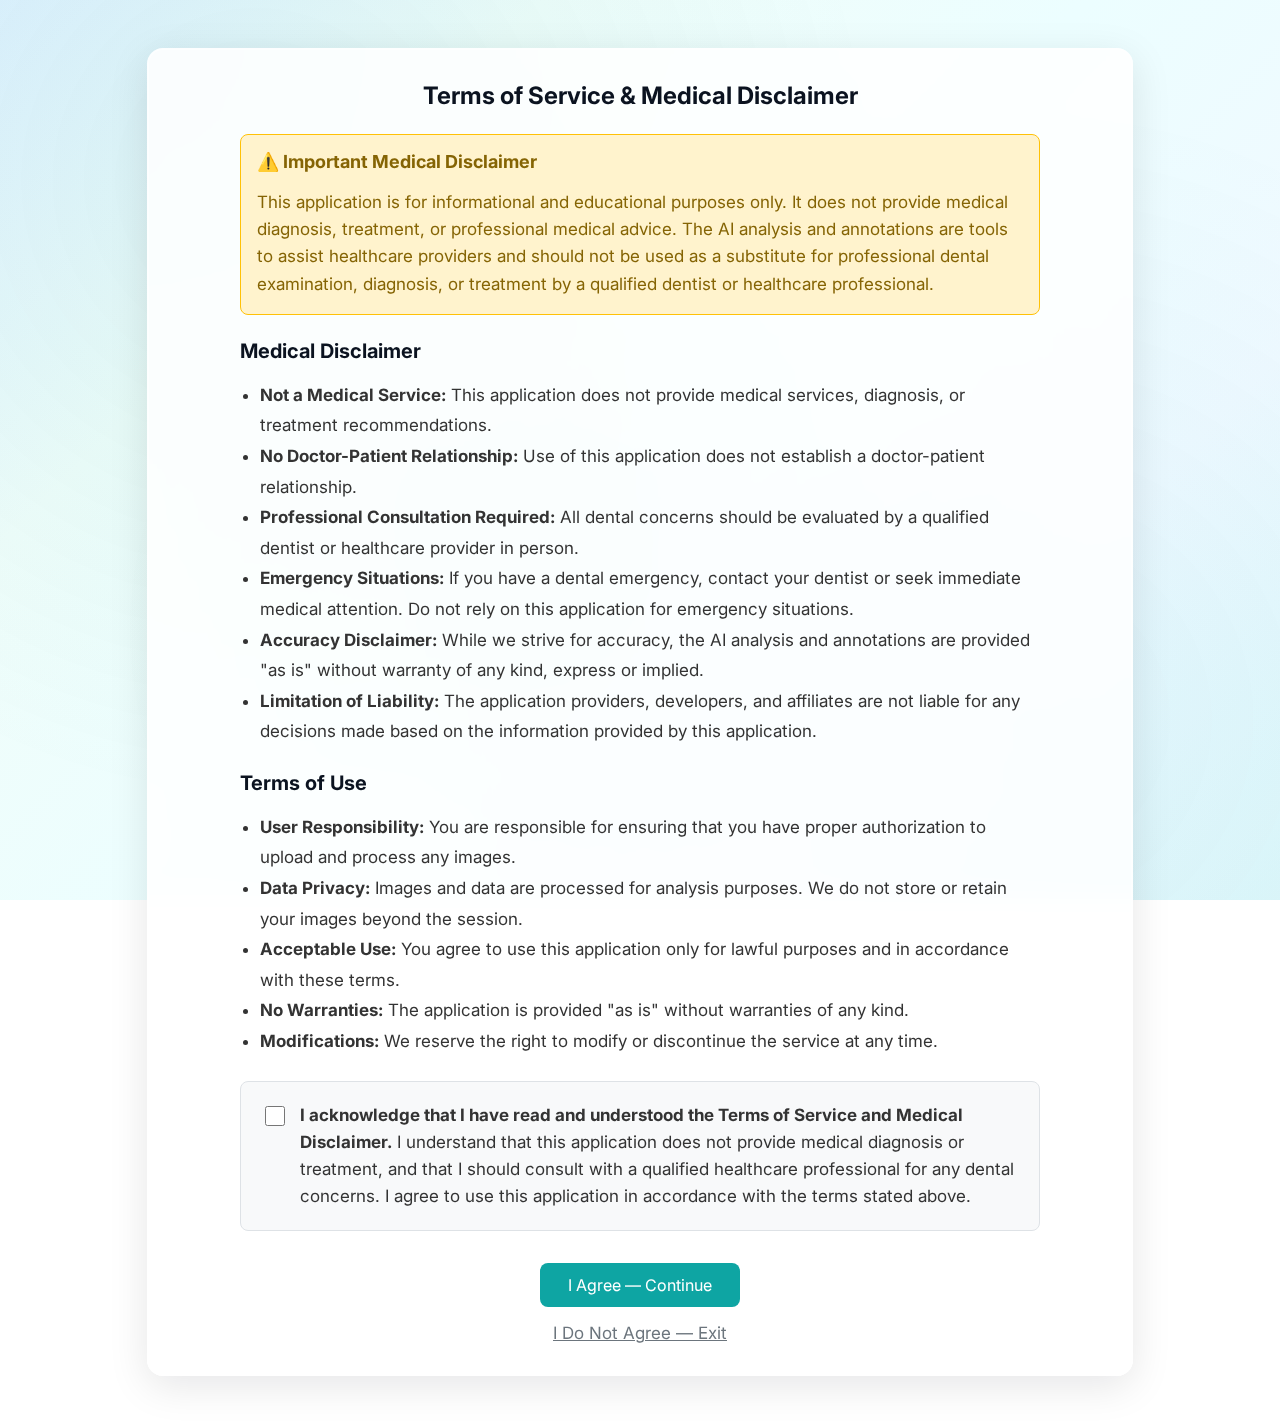
<file: templates/terms.html>
<!doctype html>
<html lang="en">
  <head>
    <meta charset="utf-8">
    <meta name="viewport" content="width=device-width, initial-scale=1">
    <title>Terms of Service — Dental Scanner</title>
    <link rel="preconnect" href="https://fonts.googleapis.com">
    <link rel="preconnect" href="https://fonts.gstatic.com" crossorigin>
    <link href="https://fonts.googleapis.com/css2?family=Inter:wght@300;400;600;700&display=swap" rel="stylesheet">
    <link rel="stylesheet" href="/static/style.css">
  </head>
  <body>
    <div class="container">
      <h1 style="font-size:24px;text-align:center;margin-bottom:24px">Terms of Service & Medical Disclaimer</h1>
      
      <div style="max-width:800px;margin:0 auto;padding:0 16px;">
        <div style="background-color:#fff3cd;border:1px solid #ffc107;border-radius:8px;padding:16px;margin-bottom:24px;">
          <h2 style="margin-top:0;color:#856404;font-size:18px;">⚠️ Important Medical Disclaimer</h2>
          <p style="margin-bottom:0;color:#856404;line-height:1.6;">
            This application is for informational and educational purposes only. It does not provide medical diagnosis, treatment, or professional medical advice. The AI analysis and annotations are tools to assist healthcare providers and should not be used as a substitute for professional dental examination, diagnosis, or treatment by a qualified dentist or healthcare professional.
          </p>
        </div>

        <div style="margin-bottom:24px;">
          <h2 style="font-size:20px;margin-top:0;margin-bottom:12px;">Medical Disclaimer</h2>
          <ul style="line-height:1.8;color:#333;padding-left:20px;">
            <li><strong>Not a Medical Service:</strong> This application does not provide medical services, diagnosis, or treatment recommendations.</li>
            <li><strong>No Doctor-Patient Relationship:</strong> Use of this application does not establish a doctor-patient relationship.</li>
            <li><strong>Professional Consultation Required:</strong> All dental concerns should be evaluated by a qualified dentist or healthcare provider in person.</li>
            <li><strong>Emergency Situations:</strong> If you have a dental emergency, contact your dentist or seek immediate medical attention. Do not rely on this application for emergency situations.</li>
            <li><strong>Accuracy Disclaimer:</strong> While we strive for accuracy, the AI analysis and annotations are provided "as is" without warranty of any kind, express or implied.</li>
            <li><strong>Limitation of Liability:</strong> The application providers, developers, and affiliates are not liable for any decisions made based on the information provided by this application.</li>
          </ul>
        </div>

        <div style="margin-bottom:24px;">
          <h2 style="font-size:20px;margin-top:0;margin-bottom:12px;">Terms of Use</h2>
          <ul style="line-height:1.8;color:#333;padding-left:20px;">
            <li><strong>User Responsibility:</strong> You are responsible for ensuring that you have proper authorization to upload and process any images.</li>
            <li><strong>Data Privacy:</strong> Images and data are processed for analysis purposes. We do not store or retain your images beyond the session.</li>
            <li><strong>Acceptable Use:</strong> You agree to use this application only for lawful purposes and in accordance with these terms.</li>
            <li><strong>No Warranties:</strong> The application is provided "as is" without warranties of any kind.</li>
            <li><strong>Modifications:</strong> We reserve the right to modify or discontinue the service at any time.</li>
          </ul>
        </div>

        <div style="margin-bottom:32px;padding:20px;background-color:#f8f9fa;border-radius:8px;border:1px solid #dee2e6;">
          <label style="display:flex;align-items:flex-start;gap:12px;cursor:pointer;">
            <input type="checkbox" id="agreeCheckbox" style="margin-top:4px;width:20px;height:20px;cursor:pointer;flex-shrink:0;">
            <span style="line-height:1.6;color:#333;">
              <strong>I acknowledge that I have read and understood the Terms of Service and Medical Disclaimer.</strong> I understand that this application does not provide medical diagnosis or treatment, and that I should consult with a qualified healthcare professional for any dental concerns. I agree to use this application in accordance with the terms stated above.
            </span>
          </label>
        </div>

        <div style="text-align:center;">
          <button id="acceptBtn" class="btn-primary" disabled style="min-width:200px;font-size:16px;padding:12px 24px;">
            I Agree — Continue
          </button>
          <div style="margin-top:16px;">
            <a href="#" id="declineLink" style="color:#6c757d;text-decoration:underline;">I Do Not Agree — Exit</a>
          </div>
        </div>
      </div>
    </div>

    <script>
      const agreeCheckbox = document.getElementById('agreeCheckbox')
      const acceptBtn = document.getElementById('acceptBtn')
      const declineLink = document.getElementById('declineLink')

      agreeCheckbox.addEventListener('change', () => {
        acceptBtn.disabled = !agreeCheckbox.checked
      })

      acceptBtn.addEventListener('click', () => {
        if (agreeCheckbox.checked) {
          // Store agreement acceptance in sessionStorage
          sessionStorage.setItem('terms_accepted', 'true')
          window.location.href = '/welcome'
        }
      })

      declineLink.addEventListener('click', (e) => {
        e.preventDefault()
        if (confirm('You must agree to the Terms of Service to use this application. Do you want to exit?')) {
          window.close() || (window.location.href = 'about:blank')
        }
      })
    </script>
  </body>
</html>
</file>
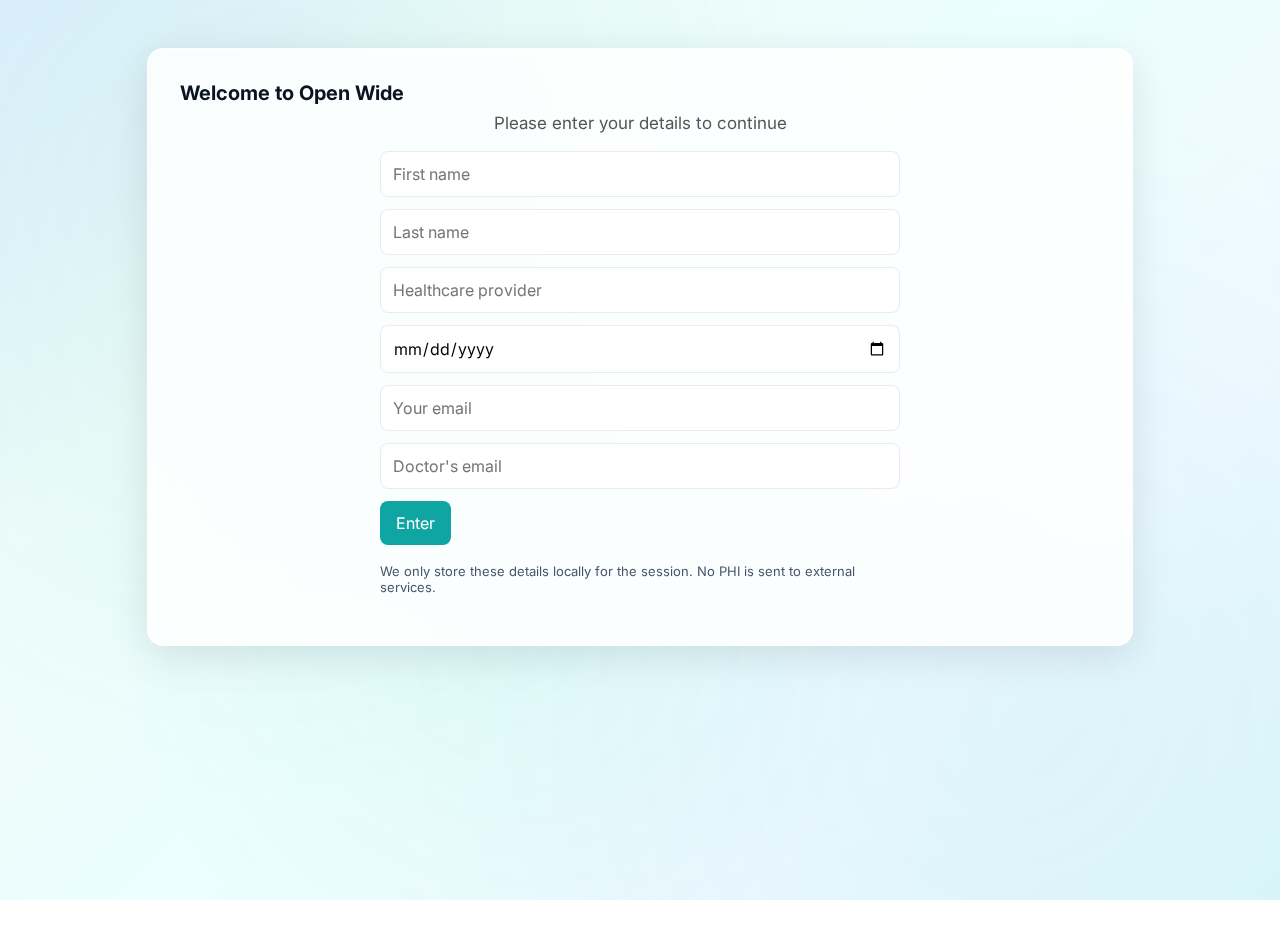
<file: templates/welcome.html>
<!doctype html>
<html lang="en">
  <head>
    <meta charset="utf-8">
    <meta name="viewport" content="width=device-width, initial-scale=1">
  <title>Open Wide — Welcome</title>
  <link rel="preconnect" href="https://fonts.googleapis.com">
  <link rel="preconnect" href="https://fonts.gstatic.com" crossorigin>
  <link href="https://fonts.googleapis.com/css2?family=Inter:wght@300;400;600;700&display=swap" rel="stylesheet">
  <link rel="stylesheet" href="/static/style.css">
  </head>
  <body>
    <div class="container">
  <h1 style="font-size:20px;text-align:left;margin-bottom:8px">Welcome to Open Wide</h1>
      <p style="text-align:center;color:#555;margin-top:0">Please enter your details to continue</p>

      <form id="welcomeForm" style="max-width:520px;margin:18px auto;display:grid;gap:12px">
        <input id="firstName" name="firstName" placeholder="First name" required />
        <input id="lastName" name="lastName" placeholder="Last name" required />
        <input id="provider" name="provider" placeholder="Healthcare provider" required />
        <input id="dob" name="dob" type="date" placeholder="Date of birth" required />
  <input id="patientEmail" name="patientEmail" type="email" placeholder="Your email" required />
  <input id="doctorEmail" name="doctorEmail" type="email" placeholder="Doctor's email" required />

        <div style="display:flex;gap:10px;align-items:center">
          <button id="enterBtn" class="btn-primary" type="button" disabled>Enter</button>
        </div>
        <div class="small-muted" style="margin-top:6px">We only store these details locally for the session. No PHI is sent to external services.</div>
      </form>
    </div>

      <script>
      const first = document.getElementById('firstName')
      const last = document.getElementById('lastName')
      const prov = document.getElementById('provider')
      const dob = document.getElementById('dob')
      const patientEmail = document.getElementById('patientEmail')
      const doctorEmail = document.getElementById('doctorEmail')
      const enter = document.getElementById('enterBtn')

      function check(){
        if(first.value.trim() && last.value.trim() && prov.value.trim() && dob.value && patientEmail.value.trim() && doctorEmail.value.trim()) enter.disabled = false
        else enter.disabled = true
      }

      first.addEventListener('input', check)
      last.addEventListener('input', check)
      prov.addEventListener('input', check)
      dob.addEventListener('change', check)
      patientEmail.addEventListener('input', check)
      doctorEmail.addEventListener('input', check)

      enter.addEventListener('click', ()=>{
        // store basic info in sessionStorage for later use if needed
        sessionStorage.setItem('openwide_first', first.value.trim())
        sessionStorage.setItem('openwide_last', last.value.trim())
        sessionStorage.setItem('openwide_provider', prov.value.trim())
        sessionStorage.setItem('openwide_dob', dob.value)
        sessionStorage.setItem('openwide_patient_email', patientEmail.value.trim())
        sessionStorage.setItem('openwide_doctor_email', doctorEmail.value.trim())
        window.location.href = '/upload-page'
      })
    </script>
  </body>
</html>
</file>
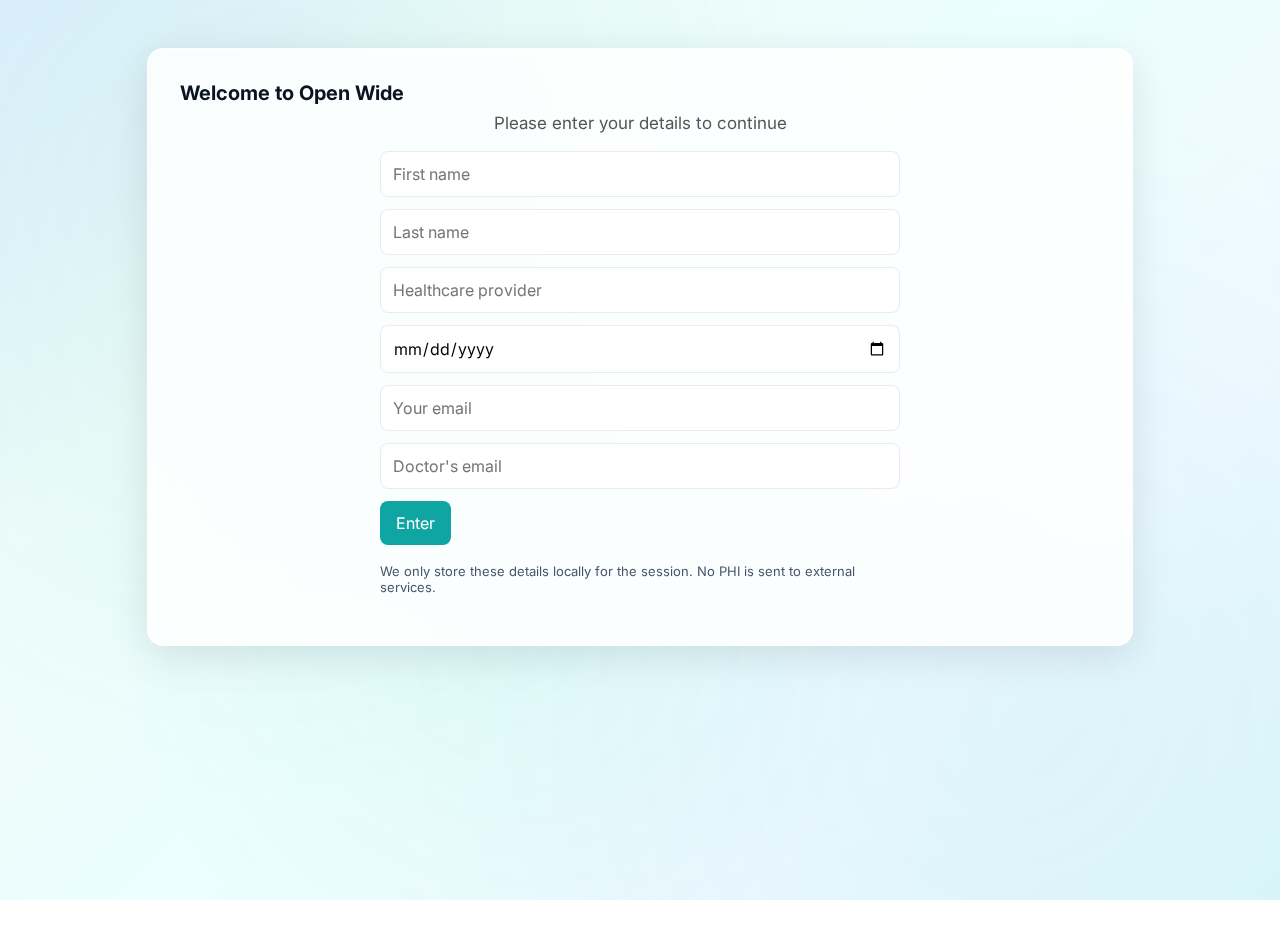
<file: DentalScanner/templates/welcome.html>
<!doctype html>
<html lang="en">
  <head>
    <meta charset="utf-8">
    <meta name="viewport" content="width=device-width, initial-scale=1">
  <title>Open Wide — Welcome</title>
  <link rel="preconnect" href="https://fonts.googleapis.com">
  <link rel="preconnect" href="https://fonts.gstatic.com" crossorigin>
  <link href="https://fonts.googleapis.com/css2?family=Inter:wght@300;400;600;700&display=swap" rel="stylesheet">
  <link rel="stylesheet" href="/static/style.css">
  </head>
  <body>
    <div class="container">
  <h1 style="font-size:20px;text-align:left;margin-bottom:8px">Welcome to Open Wide</h1>
      <p style="text-align:center;color:#555;margin-top:0">Please enter your details to continue</p>

      <form id="welcomeForm" style="max-width:520px;margin:18px auto;display:grid;gap:12px">
        <input id="firstName" name="firstName" placeholder="First name" required />
        <input id="lastName" name="lastName" placeholder="Last name" required />
        <input id="provider" name="provider" placeholder="Healthcare provider" required />
        <input id="dob" name="dob" type="date" placeholder="Date of birth" required />
  <input id="patientEmail" name="patientEmail" type="email" placeholder="Your email" required />
  <input id="doctorEmail" name="doctorEmail" type="email" placeholder="Doctor's email" required />

        <div style="display:flex;gap:10px;align-items:center">
          <button id="enterBtn" class="btn-primary" type="button" disabled>Enter</button>
        </div>
        <div class="small-muted" style="margin-top:6px">We only store these details locally for the session. No PHI is sent to external services.</div>
      </form>
    </div>

      <script>
      const first = document.getElementById('firstName')
      const last = document.getElementById('lastName')
      const prov = document.getElementById('provider')
      const dob = document.getElementById('dob')
      const patientEmail = document.getElementById('patientEmail')
      const doctorEmail = document.getElementById('doctorEmail')
      const enter = document.getElementById('enterBtn')

      function check(){
        if(first.value.trim() && last.value.trim() && prov.value.trim() && dob.value && patientEmail.value.trim() && doctorEmail.value.trim()) enter.disabled = false
        else enter.disabled = true
      }

      first.addEventListener('input', check)
      last.addEventListener('input', check)
      prov.addEventListener('input', check)
      dob.addEventListener('change', check)
      patientEmail.addEventListener('input', check)
      doctorEmail.addEventListener('input', check)

      enter.addEventListener('click', ()=>{
        // store basic info in sessionStorage for later use if needed
        sessionStorage.setItem('openwide_first', first.value.trim())
        sessionStorage.setItem('openwide_last', last.value.trim())
        sessionStorage.setItem('openwide_provider', prov.value.trim())
        sessionStorage.setItem('openwide_dob', dob.value)
        sessionStorage.setItem('openwide_patient_email', patientEmail.value.trim())
        sessionStorage.setItem('openwide_doctor_email', doctorEmail.value.trim())
        window.location.href = '/upload-page'
      })
    </script>
  </body>
</html>
</file>
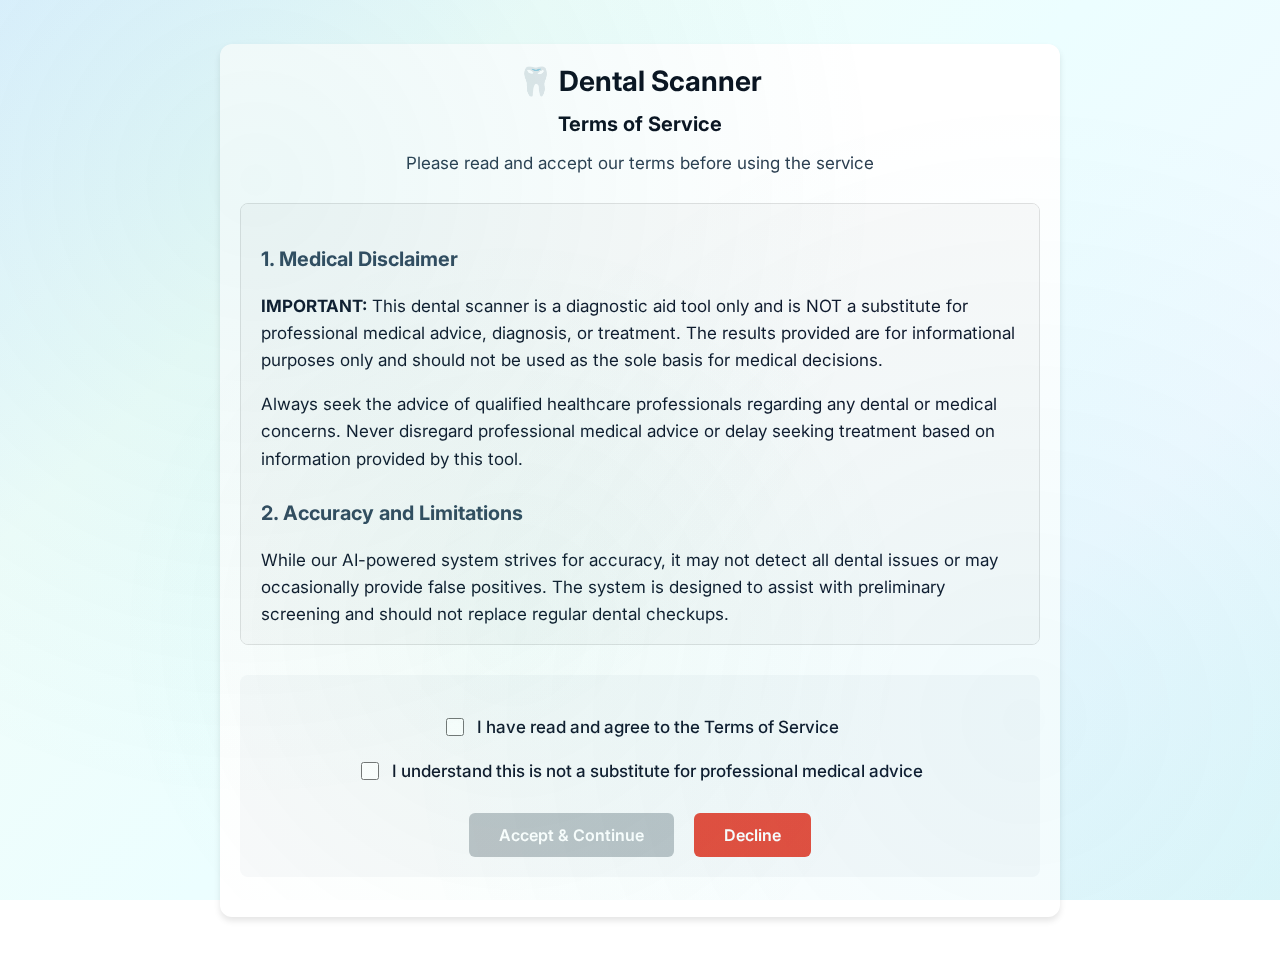
<file: Dental-Teeth/DentalScanner/DentalScanner/templates/terms.html>
<!doctype html>
<html lang="en">
  <head>
    <meta charset="utf-8">
    <meta name="viewport" content="width=device-width, initial-scale=1">
    <title>Terms of Service - Dental Scanner</title>
    <link rel="preconnect" href="https://fonts.googleapis.com">
    <link rel="preconnect" href="https://fonts.gstatic.com" crossorigin>
    <link href="https://fonts.googleapis.com/css2?family=Inter:wght@300;400;600;700&display=swap" rel="stylesheet">
    <link rel="stylesheet" href="/static/style.css">
    <style>
      .terms-container {
        max-width: 800px;
        margin: 20px auto;
        padding: 20px;
        background: white;
        border-radius: 12px;
        box-shadow: 0 4px 6px rgba(0, 0, 0, 0.1);
      }
      
      @media (max-width: 768px) {
        .terms-container {
          margin: 10px;
          padding: 15px;
          border-radius: 8px;
        }
        .accept-btn, .decline-btn {
          width: 100%;
          margin: 10px 0;
          padding: 15px;
          font-size: 16px;
        }
        .decline-btn {
          margin-left: 0;
        }
      }
      .terms-header {
        text-align: center;
        margin-bottom: 30px;
        color: #2c3e50;
      }
      .terms-content {
        max-height: 400px;
        overflow-y: auto;
        padding: 20px;
        border: 1px solid #e0e0e0;
        border-radius: 8px;
        margin-bottom: 30px;
        background: #f9f9f9;
        line-height: 1.6;
      }
      .terms-section {
        margin-bottom: 25px;
      }
      .terms-section h3 {
        color: #34495e;
        margin-bottom: 10px;
      }
      .accept-section {
        text-align: center;
        padding: 20px;
        background: #f8f9fa;
        border-radius: 8px;
        margin-bottom: 20px;
      }
      .checkbox-container {
        display: flex;
        align-items: center;
        justify-content: center;
        margin: 20px 0;
        gap: 10px;
      }
      .checkbox-container input[type="checkbox"] {
        width: 18px;
        height: 18px;
        cursor: pointer;
      }
      .checkbox-container label {
        cursor: pointer;
        font-weight: 500;
      }
      .accept-btn {
        background: #3498db;
        color: white;
        border: none;
        padding: 12px 30px;
        border-radius: 6px;
        font-size: 16px;
        font-weight: 600;
        cursor: pointer;
        transition: background 0.3s;
      }
      .accept-btn:hover:not(:disabled) {
        background: #2980b9;
      }
      .accept-btn:disabled {
        background: #bdc3c7;
        cursor: not-allowed;
      }
      .decline-btn {
        background: #e74c3c;
        color: white;
        border: none;
        padding: 12px 30px;
        border-radius: 6px;
        font-size: 16px;
        font-weight: 600;
        cursor: pointer;
        transition: background 0.3s;
        margin-left: 15px;
      }
      .decline-btn:hover {
        background: #c0392b;
      }
    </style>
  </head>
  <body>
    <div class="terms-container">
      <div class="terms-header">
        <h1>🦷 Dental Scanner</h1>
        <h2>Terms of Service</h2>
        <p>Please read and accept our terms before using the service</p>
      </div>

      <div class="terms-content">
        <div class="terms-section">
          <h3>1. Medical Disclaimer</h3>
          <p><strong>IMPORTANT:</strong> This dental scanner is a diagnostic aid tool only and is NOT a substitute for professional medical advice, diagnosis, or treatment. The results provided are for informational purposes only and should not be used as the sole basis for medical decisions.</p>
          <p>Always seek the advice of qualified healthcare professionals regarding any dental or medical concerns. Never disregard professional medical advice or delay seeking treatment based on information provided by this tool.</p>
        </div>

        <div class="terms-section">
          <h3>2. Accuracy and Limitations</h3>
          <p>While our AI-powered system strives for accuracy, it may not detect all dental issues or may occasionally provide false positives. The system is designed to assist with preliminary screening and should not replace regular dental checkups.</p>
          <p>Factors such as image quality, lighting, angle, and individual variations may affect the accuracy of results.</p>
        </div>

        <div class="terms-section">
          <h3>3. Privacy and Data Use</h3>
          <p>By using this service, you acknowledge that:</p>
          <ul>
            <li>Uploaded images and analysis results may be stored temporarily for processing purposes</li>
            <li>Data may be used to improve our AI models and service quality</li>
            <li>We implement reasonable security measures to protect your data</li>
            <li>You should not upload images containing personally identifiable information beyond dental imagery</li>
          </ul>
        </div>

        <div class="terms-section">
          <h3>4. User Responsibilities</h3>
          <p>Users agree to:</p>
          <ul>
            <li>Use the service responsibly and for its intended purpose</li>
            <li>Not upload inappropriate, offensive, or non-dental related content</li>
            <li>Understand that this is a screening tool, not a diagnostic service</li>
            <li>Consult with dental professionals for proper diagnosis and treatment</li>
          </ul>
        </div>

        <div class="terms-section">
          <h3>5. Emergency Situations</h3>
          <p><strong>In case of dental emergencies, severe pain, or urgent symptoms, seek immediate professional medical attention. Do not rely on this tool for emergency situations.</strong></p>
        </div>

        <div class="terms-section">
          <h3>6. Limitation of Liability</h3>
          <p>This service is provided "as is" without warranties. We are not liable for any damages arising from the use of this tool or reliance on its results. Users assume all risks associated with using this diagnostic aid.</p>
        </div>

        <div class="terms-section">
          <h3>7. Updates and Changes</h3>
          <p>We reserve the right to update these terms at any time. Continued use of the service constitutes acceptance of any changes.</p>
        </div>
      </div>

      <div class="accept-section">
        <form id="termsForm" method="POST" action="/accept-terms">
          <input type="hidden" name="accepted" value="true" />
          <div class="checkbox-container">
            <input type="checkbox" id="acceptTerms" name="acceptTerms" required />
            <label for="acceptTerms">I have read and agree to the Terms of Service</label>
          </div>
          
          <div class="checkbox-container">
            <input type="checkbox" id="medicalDisclaimer" name="medicalDisclaimer" required />
            <label for="medicalDisclaimer">I understand this is not a substitute for professional medical advice</label>
          </div>

          <div style="margin-top: 30px;">
            <button id="acceptBtn" type="submit" class="accept-btn" disabled>Accept & Continue</button>
            <button id="declineBtn" type="button" class="decline-btn">Decline</button>
          </div>
        </form>
      </div>
    </div>

    <script>
      const acceptTermsCheckbox = document.getElementById('acceptTerms');
      const medicalDisclaimerCheckbox = document.getElementById('medicalDisclaimer');
      const acceptBtn = document.getElementById('acceptBtn');
      const declineBtn = document.getElementById('declineBtn');
      const termsForm = document.getElementById('termsForm');

      function updateAcceptButton() {
        const bothChecked = acceptTermsCheckbox.checked && medicalDisclaimerCheckbox.checked;
        acceptBtn.disabled = !bothChecked;
        console.log('Checkboxes updated:', {
          terms: acceptTermsCheckbox.checked,
          medical: medicalDisclaimerCheckbox.checked,
          buttonEnabled: bothChecked
        });
      }

      acceptTermsCheckbox.addEventListener('change', updateAcceptButton);
      medicalDisclaimerCheckbox.addEventListener('change', updateAcceptButton);

      // Detect mobile device
      function isMobile() {
        return /Android|webOS|iPhone|iPad|iPod|BlackBerry|IEMobile|Opera Mini/i.test(navigator.userAgent) ||
               window.innerWidth <= 768;
      }

      // Handle form submission - show loading state but let form submit naturally
      termsForm.addEventListener('submit', (e) => {
        console.log('Form submission started');
        console.log('Is mobile:', isMobile());
        console.log('User agent:', navigator.userAgent);
        
        if (acceptTermsCheckbox.checked && medicalDisclaimerCheckbox.checked) {
          // Show loading state
          acceptBtn.disabled = true;
          acceptBtn.textContent = 'Processing...';
          console.log('Form is valid, allowing submission');
          
          // For mobile devices, add a small delay to ensure form data is processed
          if (isMobile()) {
            e.preventDefault();
            console.log('Mobile detected, using delayed redirect');
            setTimeout(() => {
              console.log('Submitting form for mobile');
              termsForm.submit();
            }, 200);
          }
          // For desktop, let the form submit naturally
        } else {
          e.preventDefault();
          alert('Please check both boxes to continue.');
          console.log('Form submission prevented - boxes not checked');
        }
      });

      declineBtn.addEventListener('click', () => {
        alert('You must accept the terms to use this service.');
      });

      // Debug: Log when page loads
      console.log('Terms page JavaScript loaded');
    </script>
  </body>
</html>
</file>
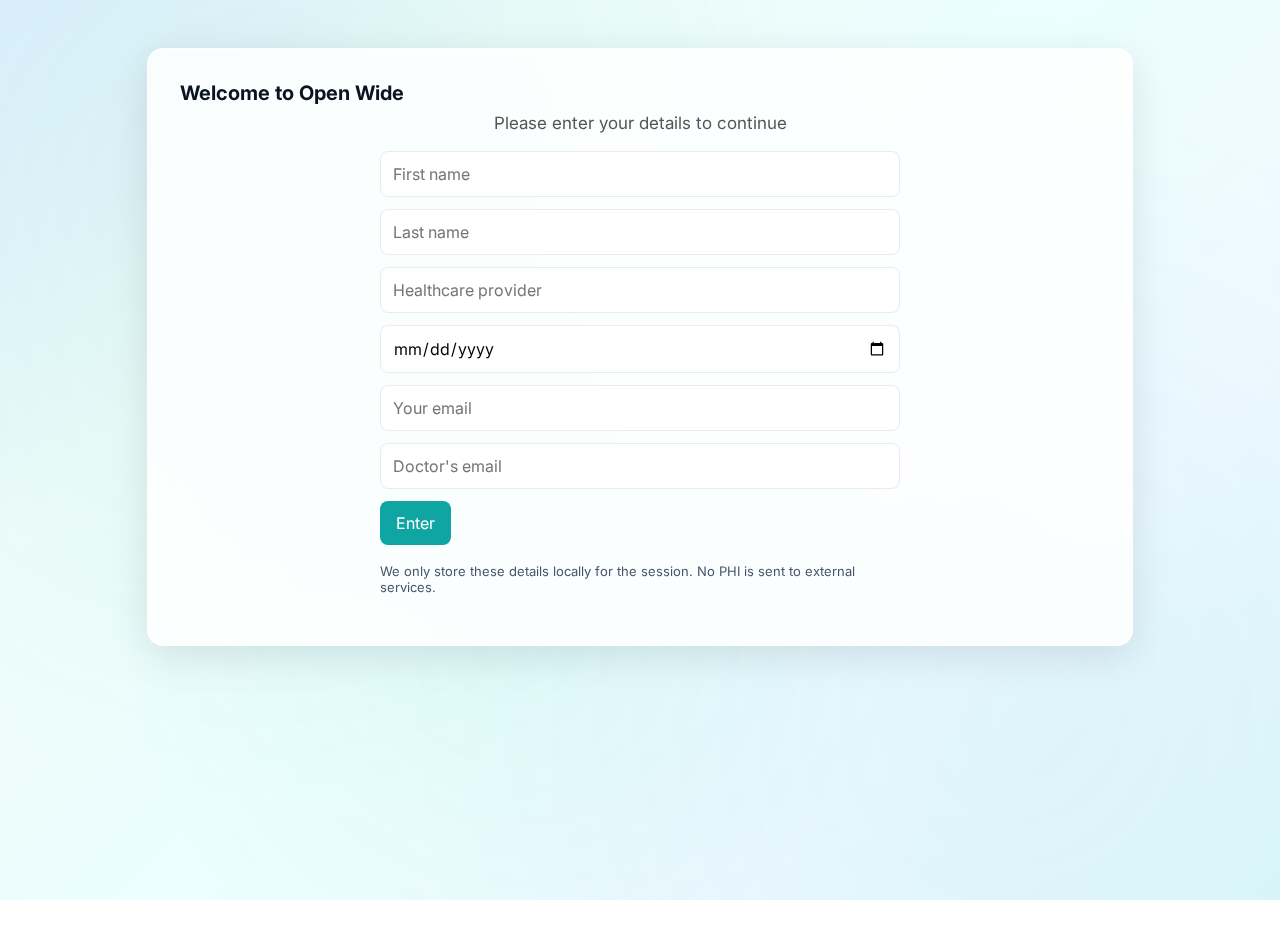
<file: Dental-Teeth/DentalScanner/DentalScanner/templates/welcome.html>
<!doctype html>
<html lang="en">
  <head>
    <meta charset="utf-8">
    <meta name="viewport" content="width=device-width, initial-scale=1">
  <title>Open Wide — Welcome</title>
  <link rel="preconnect" href="https://fonts.googleapis.com">
  <link rel="preconnect" href="https://fonts.gstatic.com" crossorigin>
  <link href="https://fonts.googleapis.com/css2?family=Inter:wght@300;400;600;700&display=swap" rel="stylesheet">
  <link rel="stylesheet" href="/static/style.css">
  </head>
  <body>
    <div class="container">
  <h1 style="font-size:20px;text-align:left;margin-bottom:8px">Welcome to Open Wide</h1>
      <p style="text-align:center;color:#555;margin-top:0">Please enter your details to continue</p>

      <form id="welcomeForm" style="max-width:520px;margin:18px auto;display:grid;gap:12px">
        <input id="firstName" name="firstName" placeholder="First name" required />
        <input id="lastName" name="lastName" placeholder="Last name" required />
        <input id="provider" name="provider" placeholder="Healthcare provider" required />
        <input id="dob" name="dob" type="date" placeholder="Date of birth" required />
  <input id="patientEmail" name="patientEmail" type="email" placeholder="Your email" required />
  <input id="doctorEmail" name="doctorEmail" type="email" placeholder="Doctor's email" required />

        <div style="display:flex;gap:10px;align-items:center">
          <button id="enterBtn" class="btn-primary" type="button" disabled>Enter</button>
        </div>
        <div class="small-muted" style="margin-top:6px">We only store these details locally for the session. No PHI is sent to external services.</div>
      </form>
    </div>

      <script>
      const first = document.getElementById('firstName')
      const last = document.getElementById('lastName')
      const prov = document.getElementById('provider')
      const dob = document.getElementById('dob')
      const patientEmail = document.getElementById('patientEmail')
      const doctorEmail = document.getElementById('doctorEmail')
      const enter = document.getElementById('enterBtn')

      function check(){
        if(first.value.trim() && last.value.trim() && prov.value.trim() && dob.value && patientEmail.value.trim() && doctorEmail.value.trim()) enter.disabled = false
        else enter.disabled = true
      }

      first.addEventListener('input', check)
      last.addEventListener('input', check)
      prov.addEventListener('input', check)
      dob.addEventListener('change', check)
      patientEmail.addEventListener('input', check)
      doctorEmail.addEventListener('input', check)

      enter.addEventListener('click', ()=>{
        // store basic info in sessionStorage for later use if needed
        sessionStorage.setItem('openwide_first', first.value.trim())
        sessionStorage.setItem('openwide_last', last.value.trim())
        sessionStorage.setItem('openwide_provider', prov.value.trim())
        sessionStorage.setItem('openwide_dob', dob.value)
        sessionStorage.setItem('openwide_patient_email', patientEmail.value.trim())
        sessionStorage.setItem('openwide_doctor_email', doctorEmail.value.trim())
        
        // For mobile compatibility, include terms acceptance in URL
        const urlParams = new URLSearchParams(window.location.search);
        const termsAccepted = urlParams.get('terms_accepted');
        const uploadUrl = termsAccepted ? '/upload-page?terms_accepted=true' : '/upload-page';
        
        window.location.href = uploadUrl;
      })
    </script>
  </body>
</html>
</file>
<file: static/style.css>
#professional-font{font-family: 'Inter', ui-sans-serif, system-ui, -apple-system, 'Segoe UI', Roboto, 'Helvetica Neue', Arial, 'Noto Sans';}
:root{--font-family: 'Inter', system-ui, -apple-system, 'Segoe UI', Roboto, 'Helvetica Neue', Arial}
body{
	font-family:var(--font-family);
	margin:0;
	padding:24px;
	background: linear-gradient(135deg, #e0f2fe 0%, #f0fdfa 25%, #ecfeff 50%, #f0f9ff 75%, #e0f7fa 100%);
	background-attachment: fixed;
	min-height: 100vh;
	color:#0f172a;
	font-size:17px;
	position: relative;
}
body::before{
	content: '';
	position: fixed;
	top: 0;
	left: 0;
	right: 0;
	bottom: 0;
	background:
		radial-gradient(circle at 20% 20%, rgba(14, 165, 163, 0.08) 0%, transparent 50%),
		radial-gradient(circle at 80% 80%, rgba(6, 182, 212, 0.06) 0%, transparent 50%),
		radial-gradient(circle at 40% 70%, rgba(16, 185, 129, 0.05) 0%, transparent 40%);
	pointer-events: none;
	z-index: 0;
}
.container{
	max-width:920px;
	margin:24px auto;
	background: rgba(255, 255, 255, 0.85);
	backdrop-filter: blur(12px);
	-webkit-backdrop-filter: blur(12px);
	padding:32px;
	border-radius:16px;
	box-shadow: 0 10px 40px rgba(2,6,23,0.1), 0 0 0 1px rgba(255,255,255,0.6) inset;
	border:1px solid rgba(255,255,255,0.5);
	position: relative;
	z-index: 1;
}
h1{font-size:28px;margin:0 0 14px;color:#0b1320}
h2{font-size:20px;margin:8px 0 12px;color:#0b1320}
#uploader{display:flex;gap:12px;align-items:center;justify-content:space-between}

.uploader-left{display:flex;align-items:center;gap:10px;flex:1;min-width:0}
.uploader-right{display:flex;align-items:center;margin-left:12px}
.file-name{margin-left:6px;max-width:260px;overflow:hidden;text-overflow:ellipsis;white-space:nowrap;display:inline-block}

/* Modal preview for captured image */
/* modal preview removed */
/* Hide the native file input visually but keep it accessible to screen readers */
#uploader input[type=file]{
	position: absolute !important;
	width: 1px;
	height: 1px;
	padding: 0;
	margin: -1px;
	overflow: hidden;
	clip: rect(0,0,0,0);
	white-space: nowrap;
	border: 0;
}

/* The visible label acts as the file picker button and uses the same secondary button style */
#fileLabel{
  display:inline-flex;
  align-items:center;
  justify-content:center;
  cursor:pointer;
  text-decoration:none;
}
#fileName{
  max-width:240px;
  color:#666;
  font-size:14px;
}
#resultImg{max-width:100%;height:auto;border:1px solid rgba(2,6,23,0.06);padding:6px;border-radius:8px;background:#fafafa}
#messages{margin-top:12px;color:#b91c1c}

.ai-summary{background:linear-gradient(180deg,#ffffff,#fbfdff);border:1px solid rgba(2,6,23,0.06);padding:12px;border-radius:8px}
.ai-summary h3{margin:0 0 6px;font-size:16px}
.ai-summary pre{white-space:pre-wrap;font-family:inherit;margin:0}

#cameraContainer{margin-top:16px;max-width:640px;overflow:hidden;position:relative;padding:10px;background:linear-gradient(180deg,#ffffff,#fbfdff);border-radius:10px}
#cameraVideo{width:100%;display:block;border:1px solid rgba(2,6,23,0.06);border-radius:8px}

#guideBox{
	position:absolute;
	left:50%;
	top:50%;
	width:50%;
	max-width:480px;
	height:30%;
	transform:translate(-50%, -50%);
	border: 3px solid rgba(16,185,129,0.98);
	border-radius:10px;
	pointer-events:none;
	box-shadow: 0 0 0 9999px rgba(16,185,129,0.02) inset;
}

/* smaller screens: reduce guide size */
@media (max-width:420px){
	#guideBox{width:76%;height:36%}
}

/* Form controls */
input, textarea, select, button{font-family:inherit}
/* Ensure all text-like inputs (including inputs without an explicit type attribute) match sizing.
	 Exclude file inputs, checkboxes and radios so those keep their native appearance. */
input:not([type=file]):not([type=checkbox]):not([type=radio]), textarea, select{
	padding:12px;border-radius:8px;border:1px solid rgba(2,6,23,0.08);width:100%;box-sizing:border-box;font-size:16px
}
button{cursor:pointer;font-size:16px}
.btn-primary{background:#0ea5a3;color:white;border:none;padding:12px 16px;border-radius:8px}
.btn-secondary{background:#ffffff;color:#0b1320;border:1px solid rgba(2,6,23,0.06);padding:10px 14px;border-radius:8px}

.small-muted{color:#475569;font-size:13px}

/* Progress bar */
.progress-bar-container{width:100%;height:8px;background-color:#e2e8f0;border-radius:4px;overflow:hidden}
.progress-bar-fill{height:100%;background:linear-gradient(90deg, #0ea5a3, #10b981);border-radius:4px;transition:width 0.3s ease;width:0%}

/* Hamburger menu */
.topbar{display:flex;align-items:center;gap:12px;margin-bottom:8px}
.hamburger{width:40px;height:40px;border-radius:8px;display:inline-flex;align-items:center;justify-content:center;background:transparent;border:1px solid rgba(2,6,23,0.06);cursor:pointer}
.hamburger svg{width:20px;height:20px;color:#0b1320}
.side-menu{position:fixed;left:-280px;top:0;width:260px;height:100%;background:rgba(255,255,255,0.95);backdrop-filter:blur(16px);-webkit-backdrop-filter:blur(16px);box-shadow:8px 0 24px rgba(2,6,23,0.12);transition:left .28s ease;z-index:1000;padding:20px}
.side-menu.open{left:0}
.side-menu a{display:block;padding:10px 8px;color:#0b1320;text-decoration:none;border-radius:6px}
.side-menu a:hover{background:rgba(2,6,23,0.03)}
.menu-close{position:absolute;right:12px;top:12px;cursor:pointer}

/* Mobile adjustments */
@media (max-width:600px){
	body{padding:14px;font-size:15px}
	.container{margin:12px;padding:18px}
	h1{font-size:22px}
	h2{font-size:18px}
	.topbar{gap:8px}
	.hamburger{width:36px;height:36px}
	#cameraContainer{padding:6px}
	/* stack uploader controls on small screens */
	#uploader{flex-direction:column;align-items:stretch}
	.uploader-left{width:100%;gap:8px;flex-wrap:wrap}
	.uploader-right{width:100%;display:flex;justify-content:flex-end}
	.btn-primary, .btn-secondary{width:auto;min-width:120px}
}
</file>
